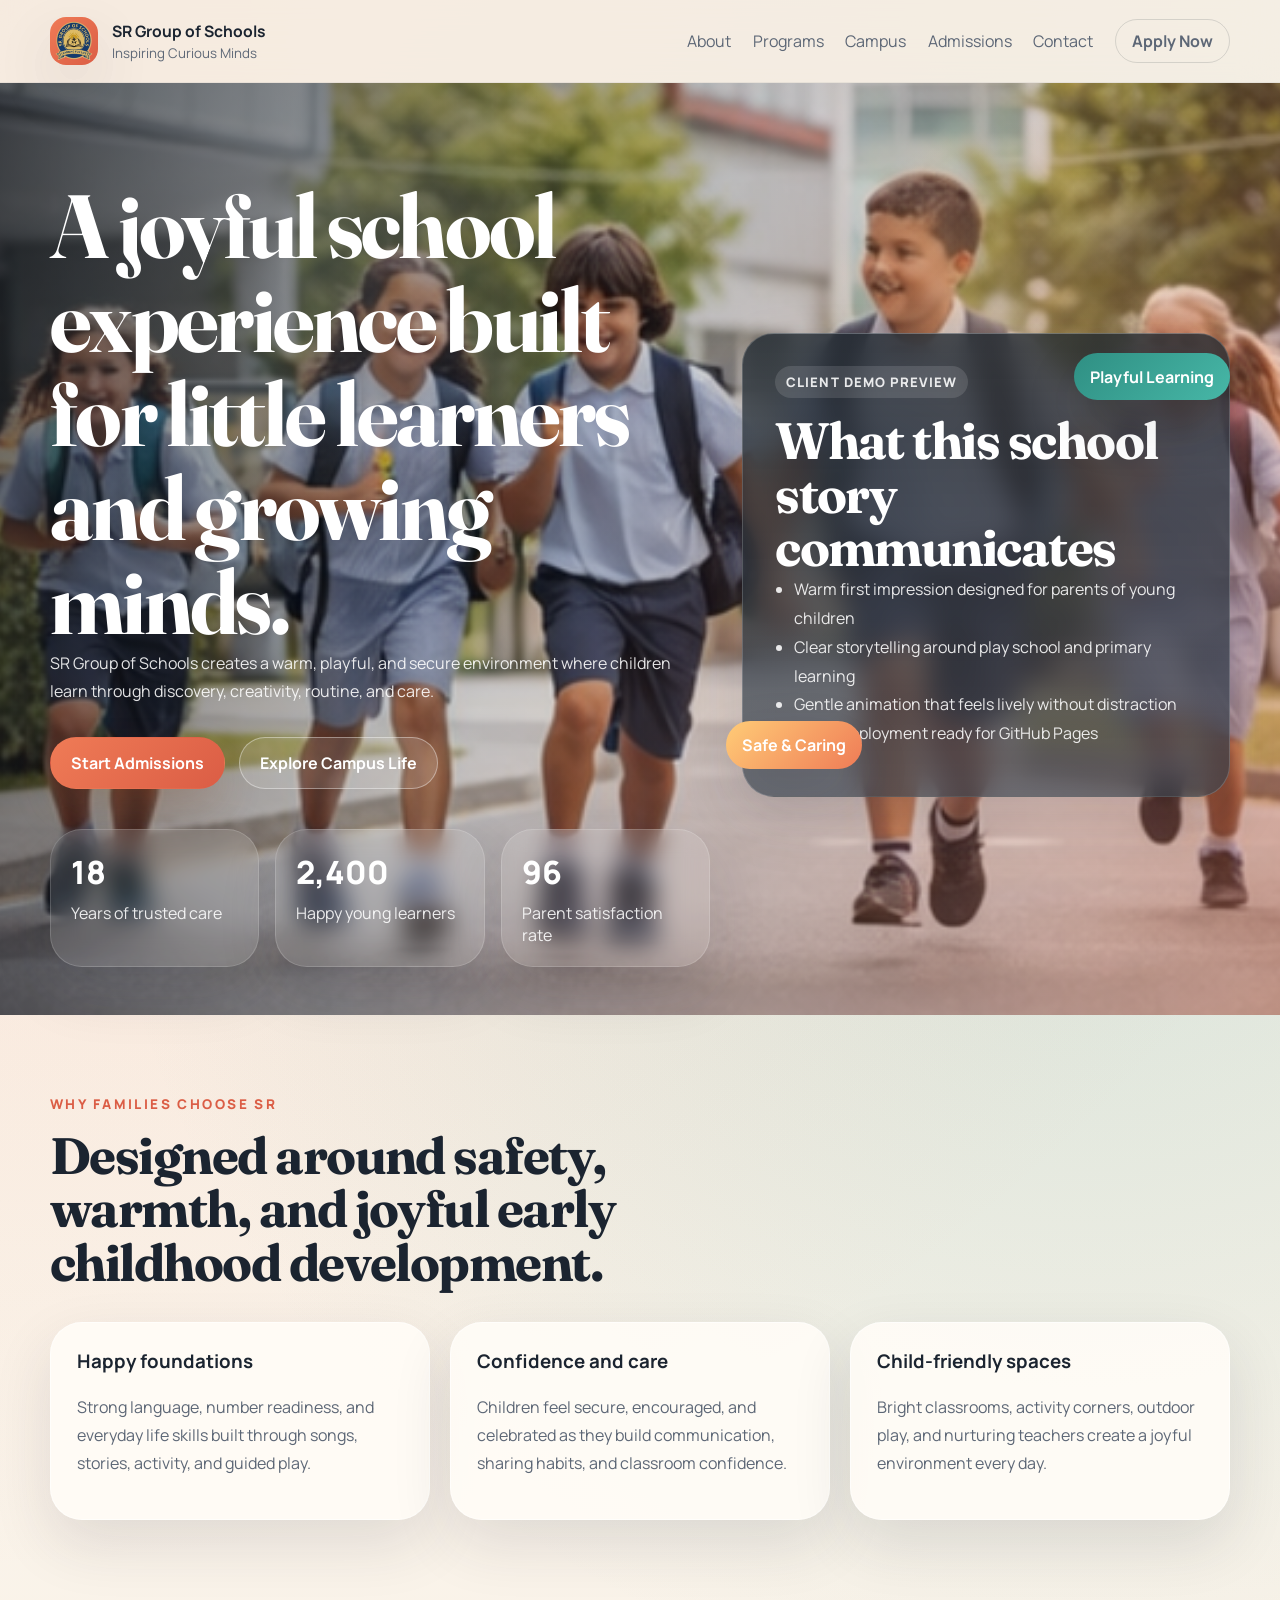
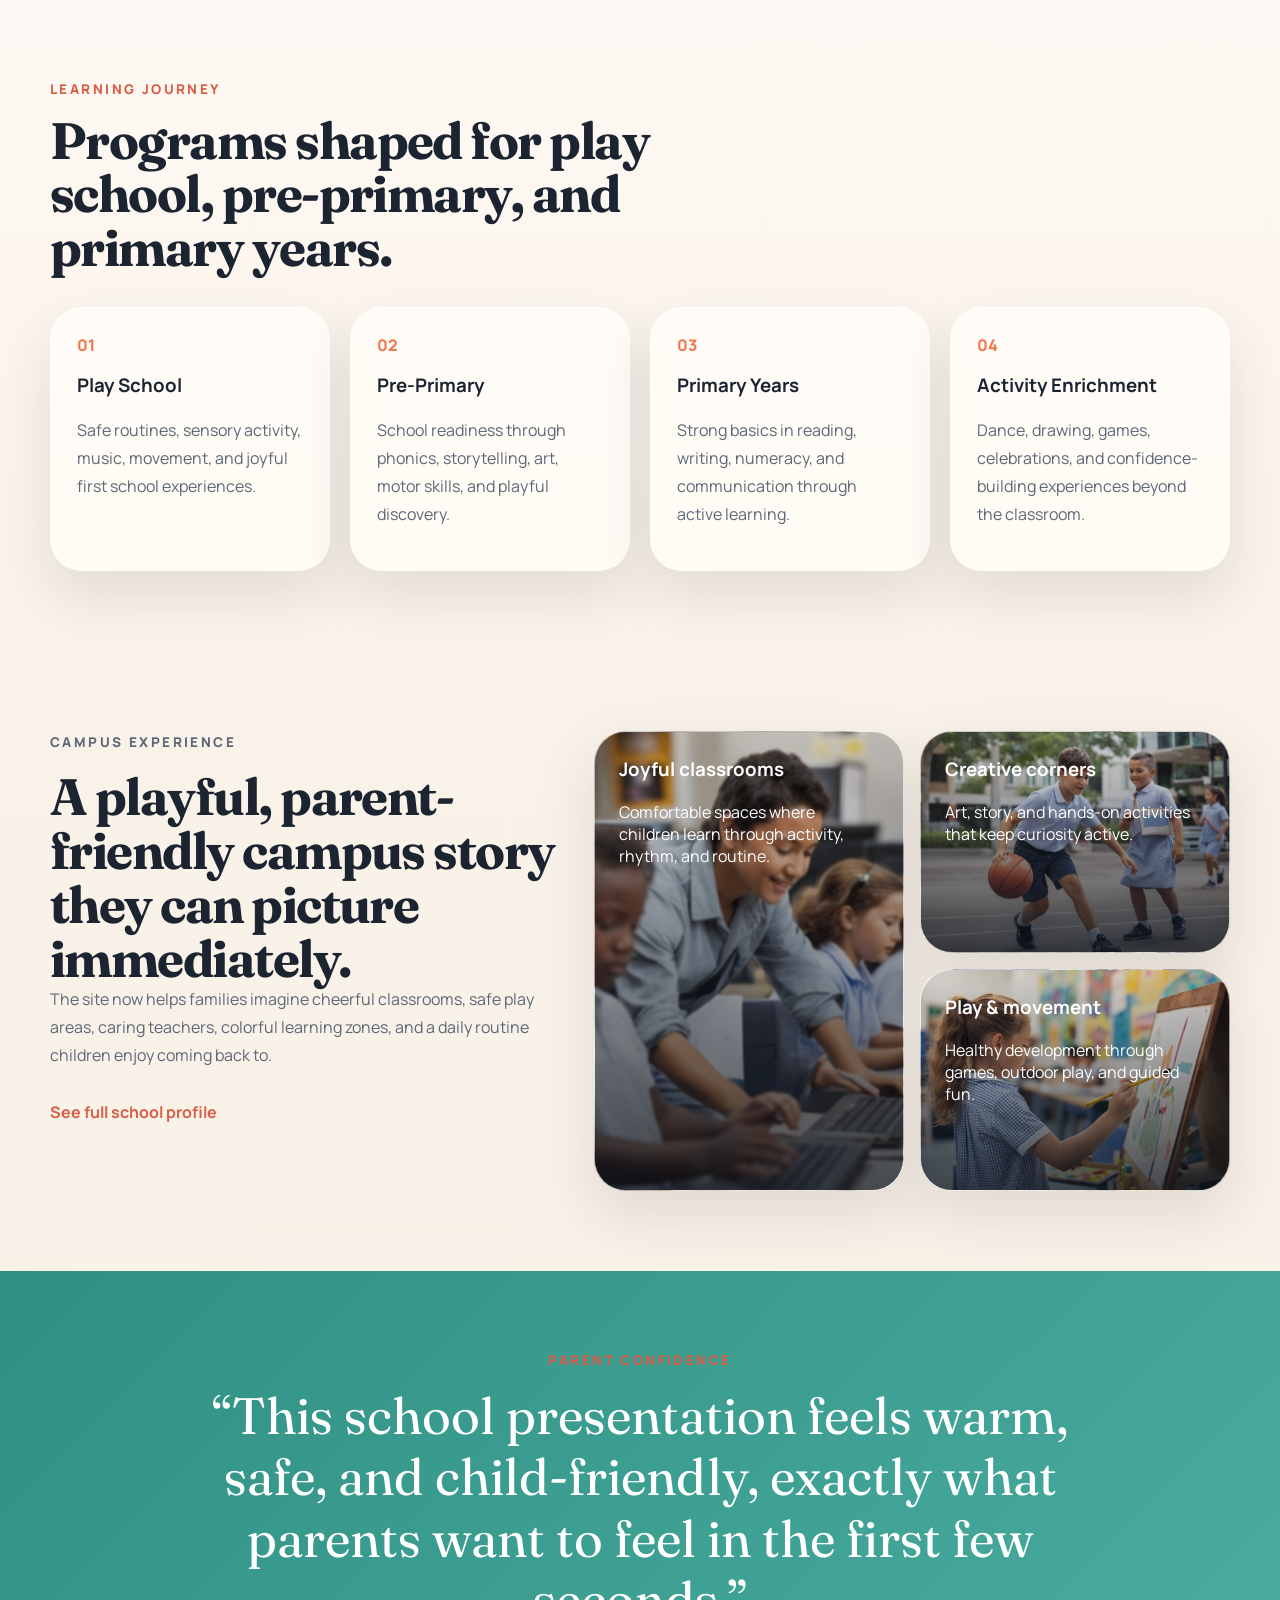
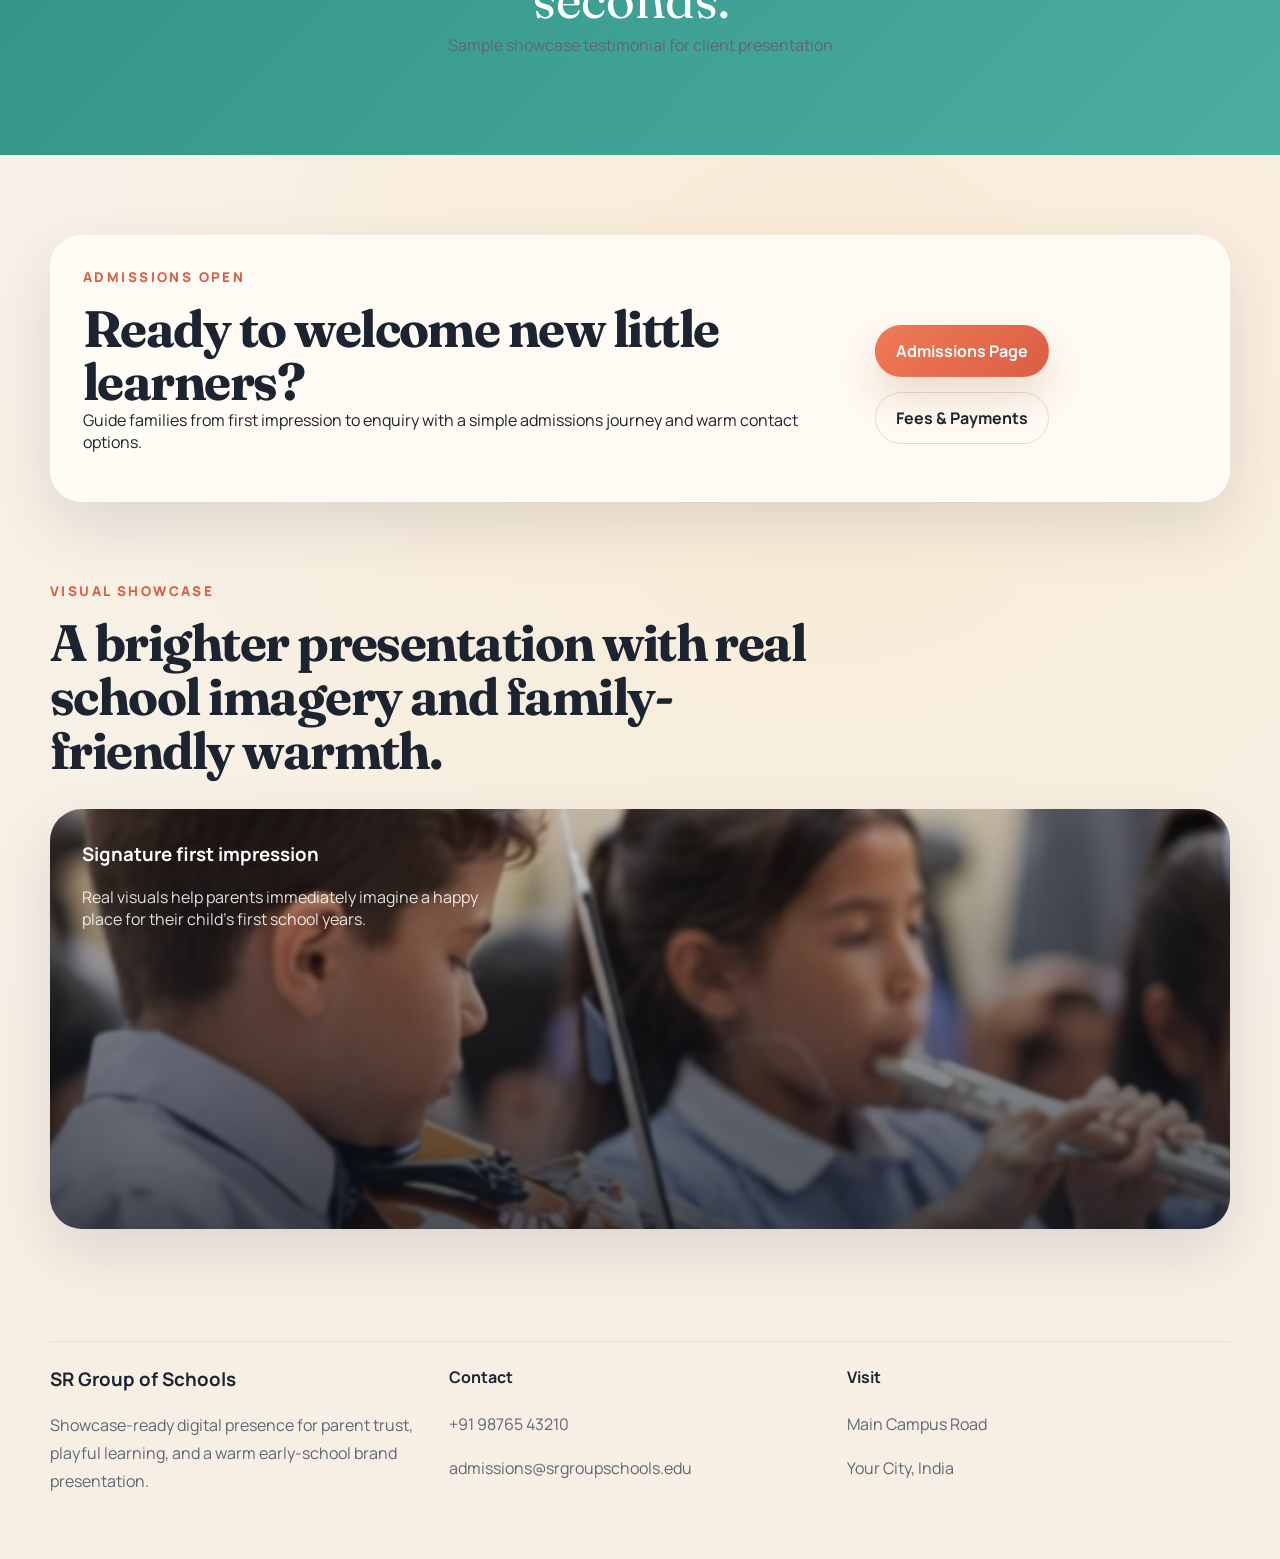
<file: index.html>
<!DOCTYPE html>
<html lang="en">
<head>
  <meta charset="UTF-8">
  <meta name="viewport" content="width=device-width, initial-scale=1.0">
  <title>SR Group of Schools | Joyful Early Learning</title>
  <meta name="description" content="SR Group of Schools offers joyful early learning, caring teachers, and a vibrant primary school environment for young children.">
  <link rel="preconnect" href="https://fonts.googleapis.com">
  <link rel="preconnect" href="https://fonts.gstatic.com" crossorigin>
  <link href="https://fonts.googleapis.com/css2?family=Manrope:wght@400;500;600;700;800&family=Fraunces:opsz,wght@9..144,600;9..144,700&display=swap" rel="stylesheet">
  <link rel="stylesheet" href="assets/css/style.css">
</head>
<body>
  <div class="page-shell">
    <header class="site-header">
      <div class="container nav-wrap">
        <a class="brand" href="index.html" aria-label="SR Group of Schools home">
          <span class="brand-mark">
            <img src="assets/images/logo.png" alt="SR Group of Schools logo">
          </span>
          <span class="brand-text">
            <strong>SR Group of Schools</strong>
            <small>Inspiring Curious Minds</small>
          </span>
        </a>
        <button class="menu-toggle" type="button" aria-expanded="false" aria-controls="site-nav">
          <span></span>
          <span></span>
          <span></span>
        </button>
        <nav id="site-nav" class="site-nav" aria-label="Primary navigation">
          <a href="#about">About</a>
          <a href="#programs">Programs</a>
          <a href="#campus">Campus</a>
          <a href="#admissions">Admissions</a>
          <a href="#contact">Contact</a>
          <a class="button button-small button-outline" href="admissions.html">Apply Now</a>
        </nav>
      </div>
    </header>

    <main>
      <section class="hero-section">
        <div class="hero-slideshow" data-slideshow>
          <div class="hero-slide is-active" style="background-image: url('assets/images/img1.png');"></div>
          <div class="hero-slide" style="background-image: url('assets/images/img2.png');"></div>
          <div class="hero-slide" style="background-image: url('assets/images/img3.png');"></div>
          <div class="hero-slide" style="background-image: url('assets/images/img4.png');"></div>
          <div class="hero-slide" style="background-image: url('assets/images/img5.png');"></div>
        </div>
        <div class="hero-backdrop"></div>
        <div class="container hero-grid">
          <div class="hero-copy">
            <p class="eyebrow reveal"></p>
            <h1 class="reveal">A joyful school experience built for little learners and growing minds.</h1>
            <p class="hero-text reveal">SR Group of Schools creates a warm, playful, and secure environment where children learn through discovery, creativity, routine, and care.</p>
            <div class="hero-actions reveal">
              <a class="button" href="admissions.html">Start Admissions</a>
              <a class="button button-ghost" href="#campus">Explore Campus Life</a>
            </div>
            <div class="hero-metrics reveal">
              <article>
                <strong data-counter="18">0</strong>
                <span>Years of trusted care</span>
              </article>
              <article>
                <strong data-counter="2400">0</strong>
                <span>Happy young learners</span>
              </article>
              <article>
                <strong data-counter="96">0</strong>
                <span>Parent satisfaction rate</span>
              </article>
            </div>
          </div>

          <div class="hero-card reveal">
            <div class="showcase-card glass-card">
              <p class="card-label">Client Demo Preview</p>
              <h2>What this school story communicates</h2>
              <ul class="feature-list">
                <li>Warm first impression designed for parents of young children</li>
                <li>Clear storytelling around play school and primary learning</li>
                <li>Gentle animation that feels lively without distraction</li>
                <li>Static deployment ready for GitHub Pages</li>
              </ul>
            </div>
            <div class="floating-badge badge-primary">Playful Learning</div>
            <div class="floating-badge badge-secondary">Safe & Caring</div>
          </div>
        </div>
      </section>

      <section id="about" class="section">
        <div class="container">
          <div class="section-heading reveal">
            <p class="eyebrow">Why families choose SR</p>
            <h2>Designed around safety, warmth, and joyful early childhood development.</h2>
          </div>
          <div class="about-grid">
            <article class="info-card reveal">
              <h3>Happy foundations</h3>
              <p>Strong language, number readiness, and everyday life skills built through songs, stories, activity, and guided play.</p>
            </article>
            <article class="info-card reveal">
              <h3>Confidence and care</h3>
              <p>Children feel secure, encouraged, and celebrated as they build communication, sharing habits, and classroom confidence.</p>
            </article>
            <article class="info-card reveal">
              <h3>Child-friendly spaces</h3>
              <p>Bright classrooms, activity corners, outdoor play, and nurturing teachers create a joyful environment every day.</p>
            </article>
          </div>
        </div>
      </section>

      <section id="programs" class="section section-soft">
        <div class="container programs-layout">
          <div class="section-heading reveal">
            <p class="eyebrow">Learning journey</p>
            <h2>Programs shaped for play school, pre-primary, and primary years.</h2>
          </div>
          <div class="program-cards">
            <article class="program-card reveal"><span>01</span><h3>Play School</h3><p>Safe routines, sensory activity, music, movement, and joyful first school experiences.</p></article>
            <article class="program-card reveal"><span>02</span><h3>Pre-Primary</h3><p>School readiness through phonics, storytelling, art, motor skills, and playful discovery.</p></article>
            <article class="program-card reveal"><span>03</span><h3>Primary Years</h3><p>Strong basics in reading, writing, numeracy, and communication through active learning.</p></article>
            <article class="program-card reveal"><span>04</span><h3>Activity Enrichment</h3><p>Dance, drawing, games, celebrations, and confidence-building experiences beyond the classroom.</p></article>
          </div>
        </div>
      </section>

      <section id="campus" class="section">
        <div class="container campus-grid">
          <div class="campus-copy reveal">
            <p class="eyebrow">Campus experience</p>
            <h2>A playful, parent-friendly campus story they can picture immediately.</h2>
            <p>The site now helps families imagine cheerful classrooms, safe play areas, caring teachers, colorful learning zones, and a daily routine children enjoy coming back to.</p>
            <a class="text-link" href="about.html">See full school profile</a>
          </div>
          <div class="campus-panels">
            <article class="campus-panel campus-panel-image tall reveal" style="background-image: url('assets/images/img6.png');"><h3>Joyful classrooms</h3><p>Comfortable spaces where children learn through activity, rhythm, and routine.</p></article>
            <article class="campus-panel campus-panel-image reveal" style="background-image: url('assets/images/img7.png');"><h3>Creative corners</h3><p>Art, story, and hands-on activities that keep curiosity active.</p></article>
            <article class="campus-panel campus-panel-image reveal" style="background-image: url('assets/images/img8.png');"><h3>Play & movement</h3><p>Healthy development through games, outdoor play, and guided fun.</p></article>
          </div>
        </div>
      </section>

      <section class="section section-accent">
        <div class="container testimonial-wrap reveal">
          <p class="eyebrow">Parent confidence</p>
          <blockquote>“This school presentation feels warm, safe, and child-friendly, exactly what parents want to feel in the first few seconds.”</blockquote>
          <p class="quote-note">Sample showcase testimonial for client presentation</p>
        </div>
      </section>

      <section id="admissions" class="section">
        <div class="container cta-band reveal">
          <div>
            <p class="eyebrow">Admissions open</p>
            <h2>Ready to welcome new little learners?</h2>
            <p>Guide families from first impression to enquiry with a simple admissions journey and warm contact options.</p>
          </div>
          <div class="cta-actions">
            <a class="button" href="admissions.html">Admissions Page</a>
            <a class="button button-outline" href="payments.html">Fees & Payments</a>
          </div>
        </div>
      </section>

      <section class="section gallery-section">
        <div class="container">
          <div class="section-heading reveal">
            <p class="eyebrow">Visual showcase</p>
            <h2>A brighter presentation with real school imagery and family-friendly warmth.</h2>
          </div>
          <div class="gallery-grid">
            <article class="gallery-card reveal" style="background-image: url('assets/images/img9.png');">
              <div class="gallery-card-copy">
                <h3>Signature first impression</h3>
                <p>Real visuals help parents immediately imagine a happy place for their child's first school years.</p>
              </div>
            </article>
          </div>
        </div>
      </section>
    </main>

    <footer id="contact" class="site-footer">
      <div class="container footer-grid">
        <div>
          <h3>SR Group of Schools</h3>
          <p>Showcase-ready digital presence for parent trust, playful learning, and a warm early-school brand presentation.</p>
        </div>
        <div>
          <h4>Contact</h4>
          <p>+91 98765 43210</p>
          <p>admissions@srgroupschools.edu</p>
        </div>
        <div>
          <h4>Visit</h4>
          <p>Main Campus Road</p>
          <p>Your City, India</p>
        </div>
      </div>
    </footer>
  </div>
  <script src="assets/js/script.js"></script>
</body>
</html>
</file>
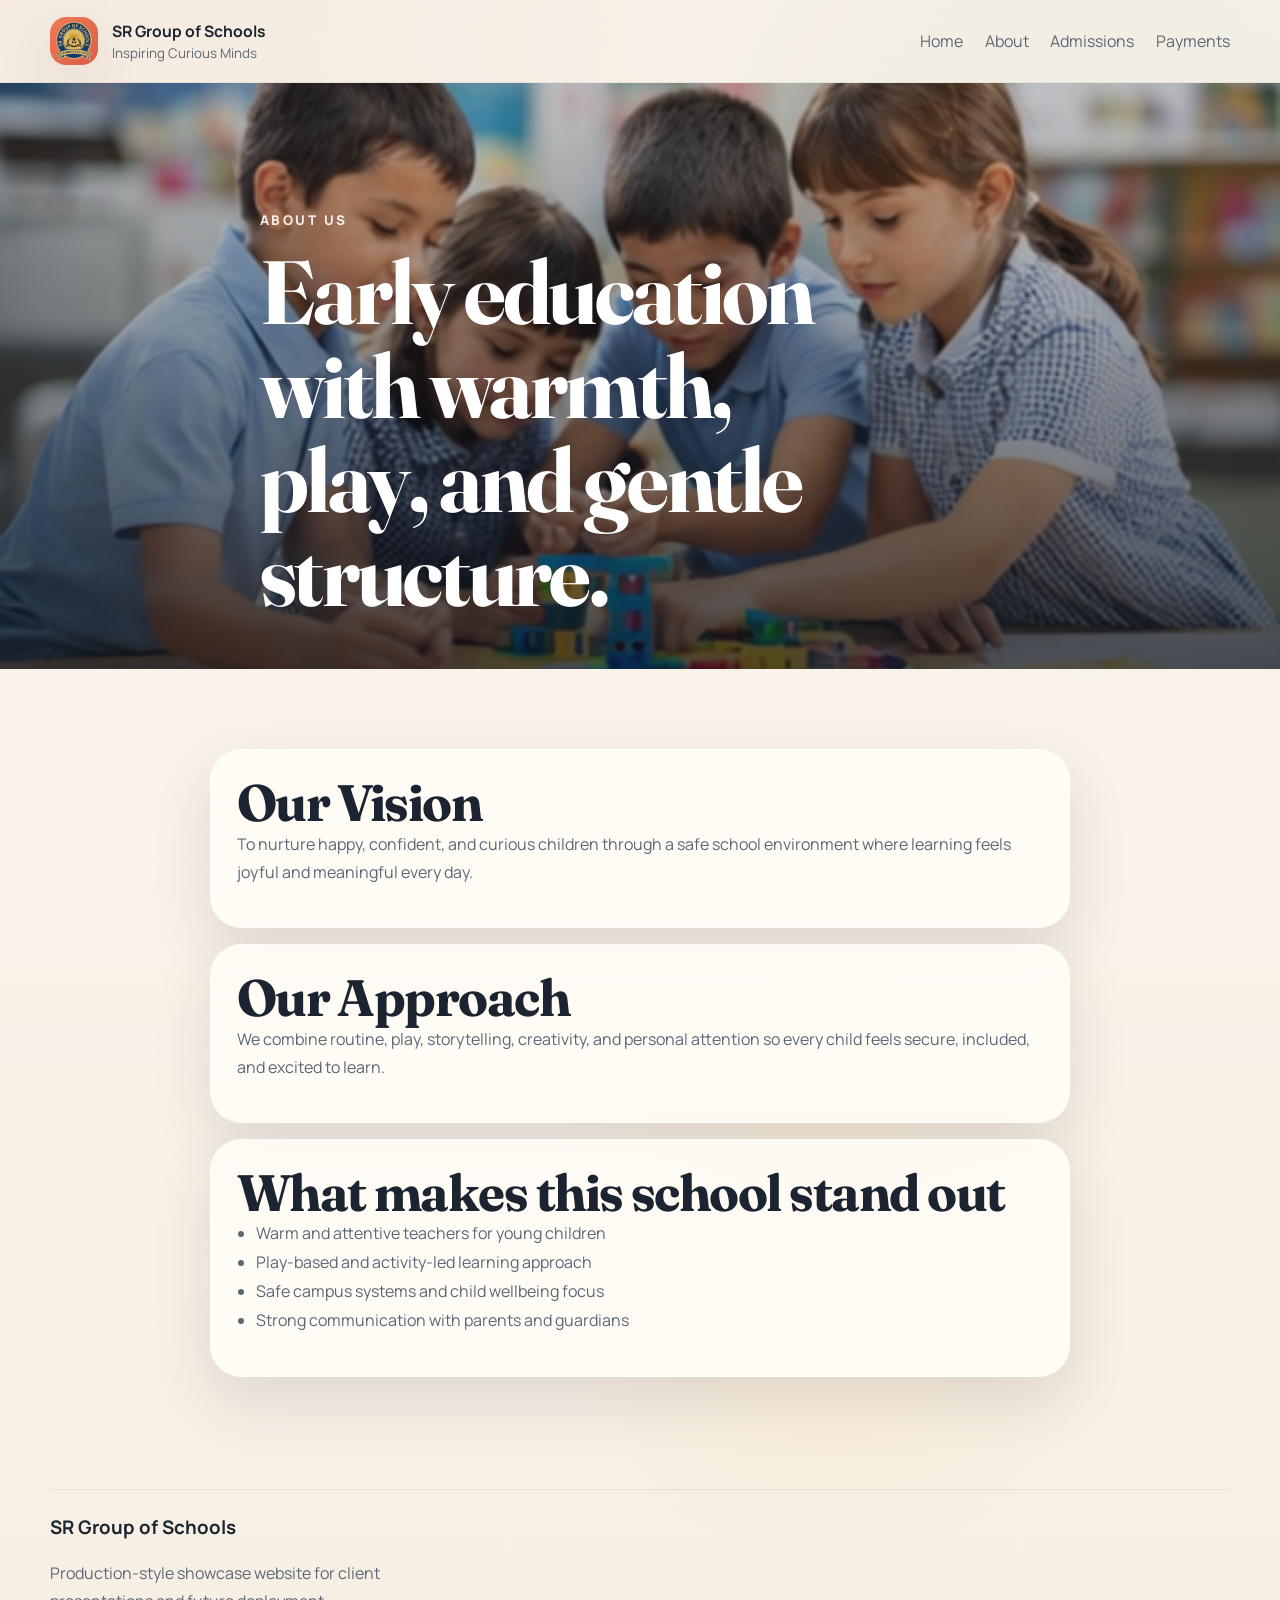
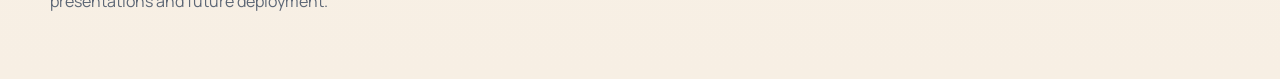
<file: about.html>
<!DOCTYPE html>
<html lang="en">
<head>
  <meta charset="UTF-8">
  <meta name="viewport" content="width=device-width, initial-scale=1.0">
  <title>About SR Group of Schools</title>
  <meta name="description" content="Discover the vision, values, play-based approach, and child-friendly learning experience behind SR Group of Schools.">
  <link rel="preconnect" href="https://fonts.googleapis.com">
  <link rel="preconnect" href="https://fonts.gstatic.com" crossorigin>
  <link href="https://fonts.googleapis.com/css2?family=Manrope:wght@400;500;600;700;800&family=Fraunces:opsz,wght@9..144,600;9..144,700&display=swap" rel="stylesheet">
  <link rel="stylesheet" href="assets/css/style.css">
</head>
<body>
  <div class="page-shell inner-page">
    <header class="site-header">
      <div class="container nav-wrap">
        <a class="brand" href="index.html">
          <span class="brand-mark">
            <img src="assets/images/logo.png" alt="SR Group of Schools logo">
          </span>
          <span class="brand-text"><strong>SR Group of Schools</strong><small>Inspiring Curious Minds</small></span>
        </a>
        <button class="menu-toggle" type="button" aria-expanded="false" aria-controls="site-nav">
          <span></span>
          <span></span>
          <span></span>
        </button>
        <nav id="site-nav" class="site-nav nav-static" aria-label="Primary navigation">
          <a href="index.html">Home</a>
          <a href="about.html">About</a>
          <a href="admissions.html">Admissions</a>
          <a href="payments.html">Payments</a>
        </nav>
      </div>
    </header>
    <main>
      <section class="page-hero page-hero-about">
        <div class="page-hero-slideshow" data-slideshow>
          <div class="page-slide is-active" style="background-image: url('assets/images/img2.png');"></div>
          <div class="page-slide" style="background-image: url('assets/images/img5.png');"></div>
          <div class="page-slide" style="background-image: url('assets/images/img8.png');"></div>
        </div>
        <div class="container page-hero-content reveal">
          <p class="eyebrow">About us</p>
          <h1>Early education with warmth, play, and gentle structure.</h1>
        </div>
      </section>
      <section class="section">
      <div class="container narrow-layout">
        <div class="content-stack">
          <section class="content-card reveal"><h2>Our Vision</h2><p>To nurture happy, confident, and curious children through a safe school environment where learning feels joyful and meaningful every day.</p></section>
          <section class="content-card reveal"><h2>Our Approach</h2><p>We combine routine, play, storytelling, creativity, and personal attention so every child feels secure, included, and excited to learn.</p></section>
          <section class="content-card reveal"><h2>What makes this school stand out</h2><ul class="content-list"><li>Warm and attentive teachers for young children</li><li>Play-based and activity-led learning approach</li><li>Safe campus systems and child wellbeing focus</li><li>Strong communication with parents and guardians</li></ul></section>
        </div>
      </div>
      </section>
    </main>
    <footer class="site-footer"><div class="container footer-grid"><div><h3>SR Group of Schools</h3><p>Production-style showcase website for client presentations and future deployment.</p></div></div></footer>
  </div>
  <script src="assets/js/script.js"></script>
</body>
</html>
</file>
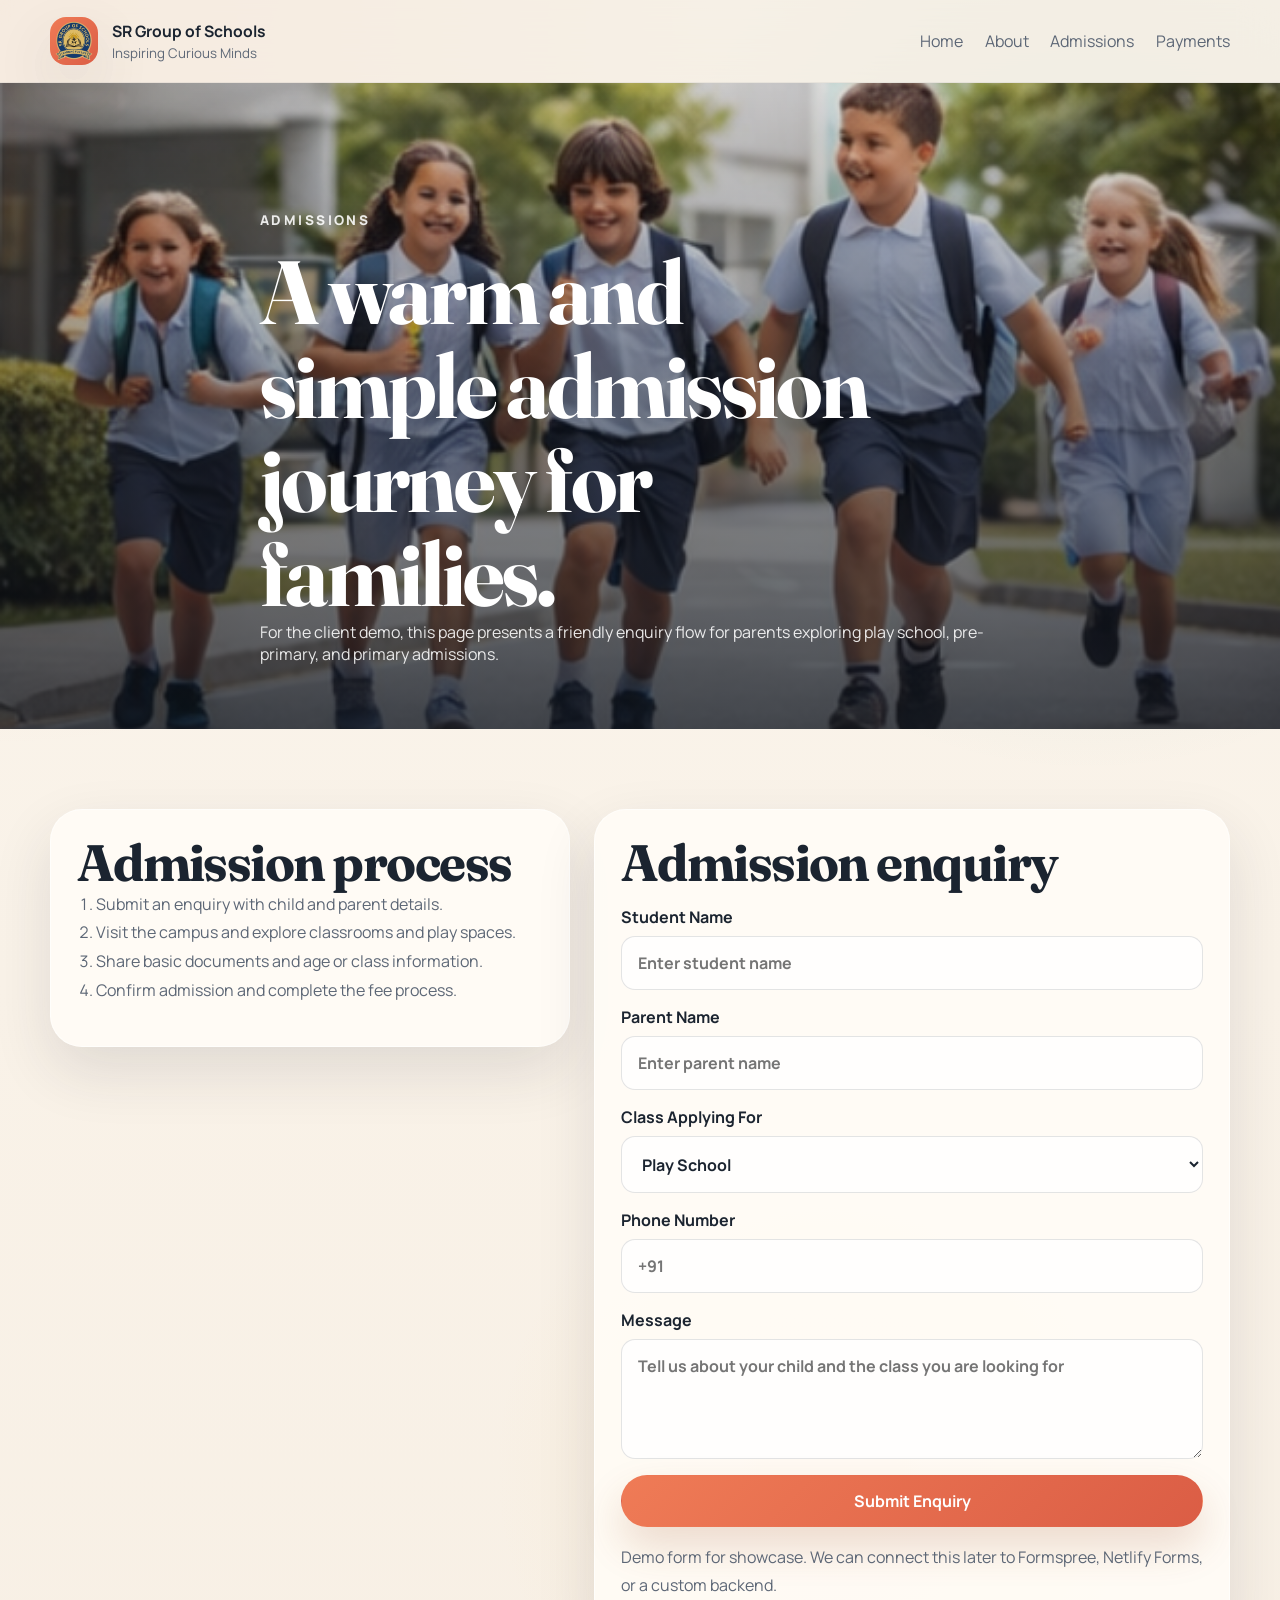
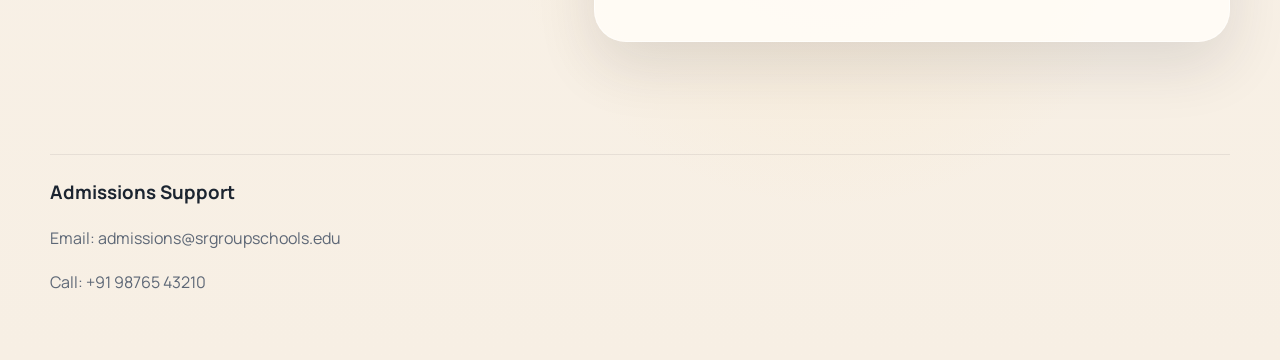
<file: admissions.html>
<!DOCTYPE html>
<html lang="en">
<head>
  <meta charset="UTF-8">
  <meta name="viewport" content="width=device-width, initial-scale=1.0">
  <title>Admissions | SR Group of Schools</title>
  <meta name="description" content="Admissions at SR Group of Schools made simple for play school, pre-primary, and primary classes.">
  <link rel="preconnect" href="https://fonts.googleapis.com">
  <link rel="preconnect" href="https://fonts.gstatic.com" crossorigin>
  <link href="https://fonts.googleapis.com/css2?family=Manrope:wght@400;500;600;700;800&family=Fraunces:opsz,wght@9..144,600;9..144,700&display=swap" rel="stylesheet">
  <link rel="stylesheet" href="assets/css/style.css">
</head>
<body>
  <div class="page-shell inner-page">
    <header class="site-header">
      <div class="container nav-wrap">
        <a class="brand" href="index.html">
          <span class="brand-mark">
            <img src="assets/images/logo.png" alt="SR Group of Schools logo">
          </span>
          <span class="brand-text"><strong>SR Group of Schools</strong><small>Inspiring Curious Minds</small></span>
        </a>
        <button class="menu-toggle" type="button" aria-expanded="false" aria-controls="site-nav">
          <span></span>
          <span></span>
          <span></span>
        </button>
        <nav id="site-nav" class="site-nav nav-static" aria-label="Primary navigation">
          <a href="index.html">Home</a>
          <a href="about.html">About</a>
          <a href="admissions.html">Admissions</a>
          <a href="payments.html">Payments</a>
        </nav>
      </div>
    </header>
    <main>
      <section class="page-hero page-hero-admissions">
        <div class="page-hero-slideshow" data-slideshow>
          <div class="page-slide is-active" style="background-image: url('assets/images/img1.png');"></div>
          <div class="page-slide" style="background-image: url('assets/images/img4.png');"></div>
          <div class="page-slide" style="background-image: url('assets/images/img7.png');"></div>
        </div>
        <div class="container page-hero-content reveal">
          <p class="eyebrow">Admissions</p>
          <h1>A warm and simple admission journey for families.</h1>
          <p>For the client demo, this page presents a friendly enquiry flow for parents exploring play school, pre-primary, and primary admissions.</p>
        </div>
      </section>
      <section class="section">
      <div class="container form-layout">
        <div class="form-grid">
          <section class="content-card reveal">
            <h2>Admission process</h2>
            <ol class="step-list">
              <li>Submit an enquiry with child and parent details.</li>
              <li>Visit the campus and explore classrooms and play spaces.</li>
              <li>Share basic documents and age or class information.</li>
              <li>Confirm admission and complete the fee process.</li>
            </ol>
          </section>
          <form class="content-card reveal demo-form">
            <h2>Admission enquiry</h2>
            <label>Student Name<input type="text" name="student_name" placeholder="Enter student name"></label>
            <label>Parent Name<input type="text" name="parent_name" placeholder="Enter parent name"></label>
            <label>Class Applying For<select name="grade"><option>Play School</option><option>Nursery</option><option>LKG</option><option>UKG</option><option>Grade 1</option><option>Grade 2</option><option>Grade 3</option><option>Grade 4</option><option>Grade 5</option></select></label>
            <label>Phone Number<input type="tel" name="phone" placeholder="+91"></label>
            <label>Message<textarea name="message" rows="4" placeholder="Tell us about your child and the class you are looking for"></textarea></label>
            <button class="button" type="submit">Submit Enquiry</button>
            <p class="form-note">Demo form for showcase. We can connect this later to Formspree, Netlify Forms, or a custom backend.</p>
          </form>
        </div>
      </div>
      </section>
    </main>
    <footer class="site-footer"><div class="container footer-grid"><div><h3>Admissions Support</h3><p>Email: admissions@srgroupschools.edu</p><p>Call: +91 98765 43210</p></div></div></footer>
  </div>
  <script src="assets/js/script.js"></script>
</body>
</html>
</file>
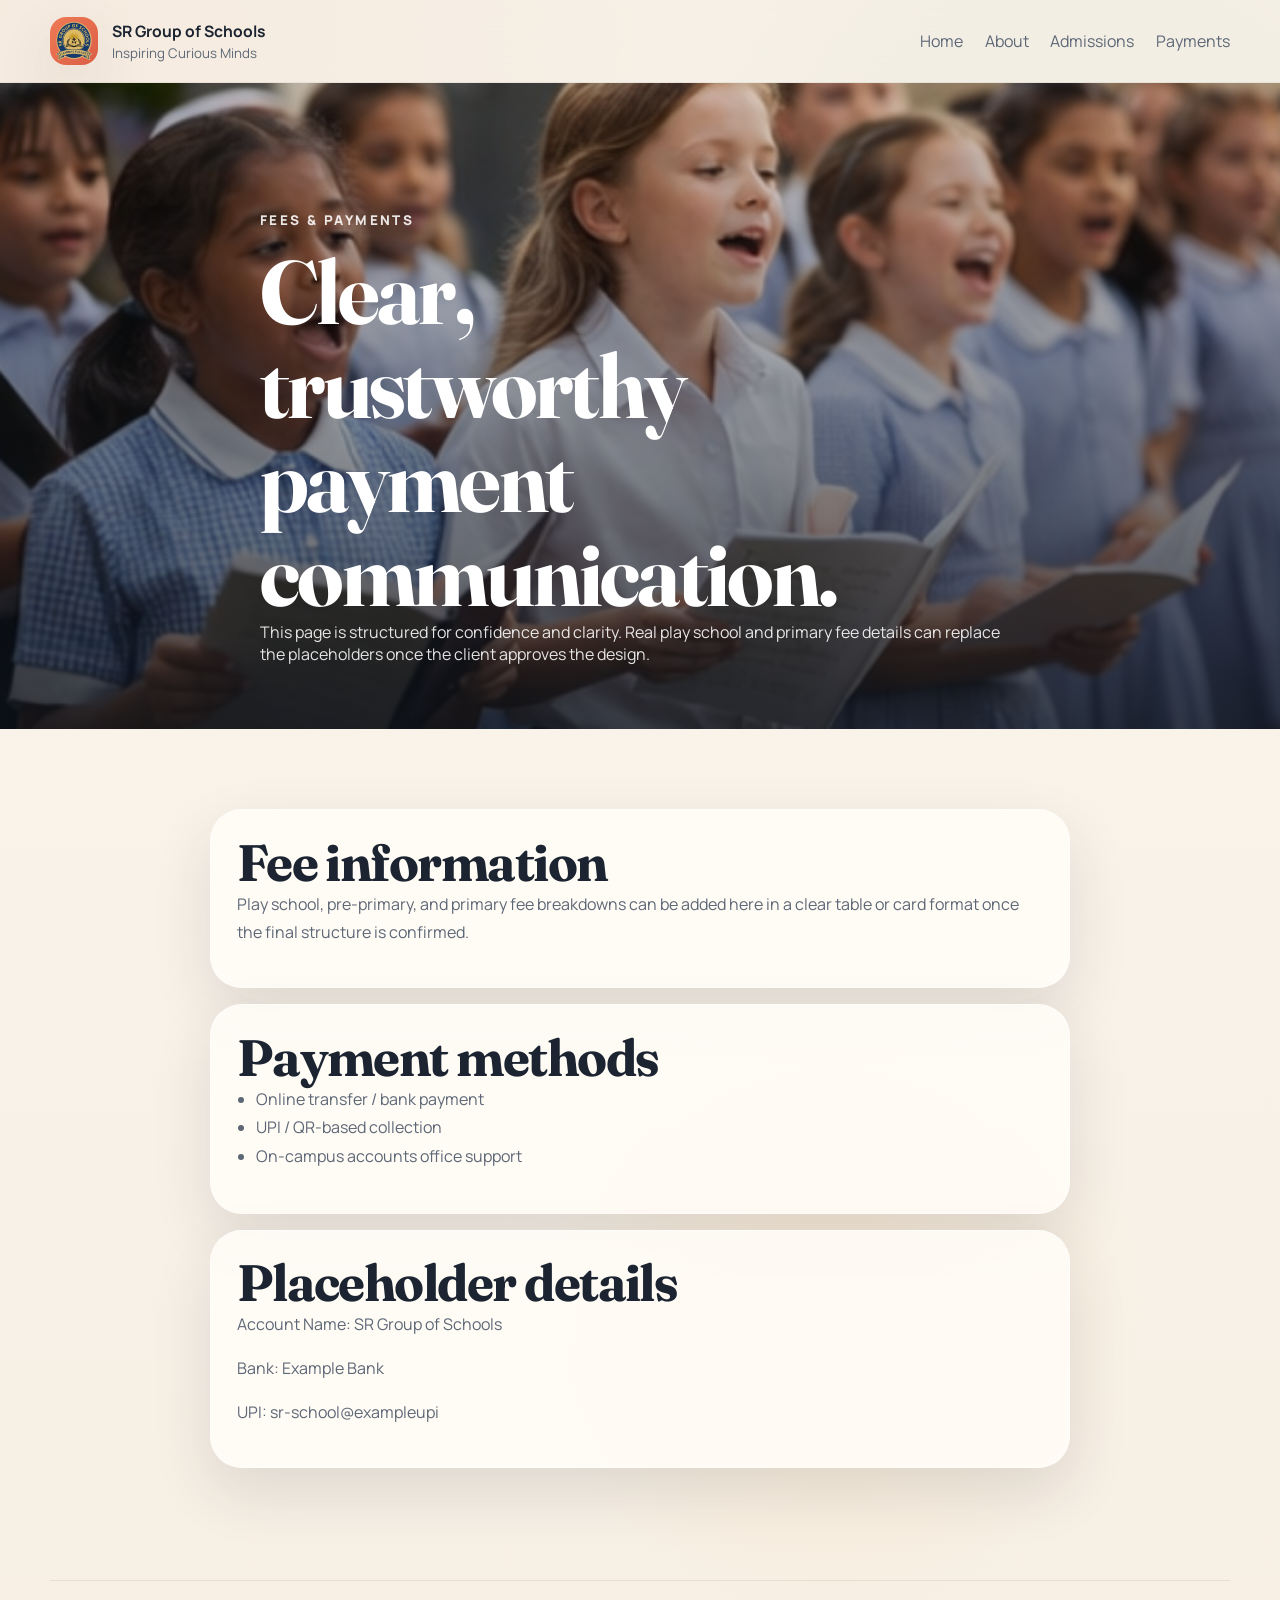
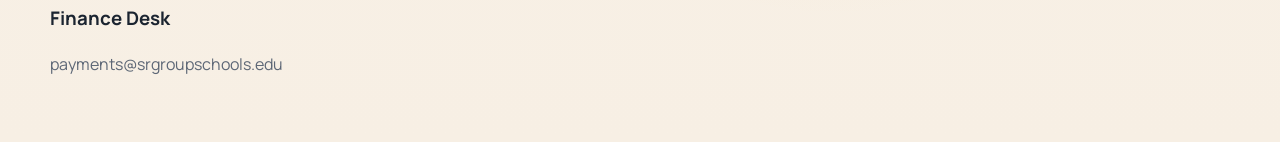
<file: payments.html>
<!DOCTYPE html>
<html lang="en">
<head>
  <meta charset="UTF-8">
  <meta name="viewport" content="width=device-width, initial-scale=1.0">
  <title>Fees & Payments | SR Group of Schools</title>
  <meta name="description" content="Informational fee and payment page for the SR Group of Schools play school and primary website showcase.">
  <link rel="preconnect" href="https://fonts.googleapis.com">
  <link rel="preconnect" href="https://fonts.gstatic.com" crossorigin>
  <link href="https://fonts.googleapis.com/css2?family=Manrope:wght@400;500;600;700;800&family=Fraunces:opsz,wght@9..144,600;9..144,700&display=swap" rel="stylesheet">
  <link rel="stylesheet" href="assets/css/style.css">
</head>
<body>
  <div class="page-shell inner-page">
    <header class="site-header">
      <div class="container nav-wrap">
        <a class="brand" href="index.html">
          <span class="brand-mark">
            <img src="assets/images/logo.png" alt="SR Group of Schools logo">
          </span>
          <span class="brand-text"><strong>SR Group of Schools</strong><small>Inspiring Curious Minds</small></span>
        </a>
        <button class="menu-toggle" type="button" aria-expanded="false" aria-controls="site-nav">
          <span></span>
          <span></span>
          <span></span>
        </button>
        <nav id="site-nav" class="site-nav nav-static" aria-label="Primary navigation">
          <a href="index.html">Home</a>
          <a href="about.html">About</a>
          <a href="admissions.html">Admissions</a>
          <a href="payments.html">Payments</a>
        </nav>
      </div>
    </header>
    <main>
      <section class="page-hero page-hero-payments">
        <div class="page-hero-slideshow" data-slideshow>
          <div class="page-slide is-active" style="background-image: url('assets/images/img3.png');"></div>
          <div class="page-slide" style="background-image: url('assets/images/img6.png');"></div>
          <div class="page-slide" style="background-image: url('assets/images/img9.png');"></div>
        </div>
        <div class="container page-hero-content reveal">
          <p class="eyebrow">Fees & Payments</p>
          <h1>Clear, trustworthy payment communication.</h1>
          <p>This page is structured for confidence and clarity. Real play school and primary fee details can replace the placeholders once the client approves the design.</p>
        </div>
      </section>
      <section class="section">
      <div class="container narrow-layout">
        <div class="content-stack">
          <section class="content-card reveal"><h2>Fee information</h2><p>Play school, pre-primary, and primary fee breakdowns can be added here in a clear table or card format once the final structure is confirmed.</p></section>
          <section class="content-card reveal"><h2>Payment methods</h2><ul class="content-list"><li>Online transfer / bank payment</li><li>UPI / QR-based collection</li><li>On-campus accounts office support</li></ul></section>
          <section class="content-card reveal"><h2>Placeholder details</h2><p>Account Name: SR Group of Schools</p><p>Bank: Example Bank</p><p>UPI: sr-school@exampleupi</p></section>
        </div>
      </div>
      </section>
    </main>
    <footer class="site-footer"><div class="container footer-grid"><div><h3>Finance Desk</h3><p>payments@srgroupschools.edu</p></div></div></footer>
  </div>
  <script src="assets/js/script.js"></script>
</body>
</html>
</file>
<file: assets/css/style.css>
:root {
  --bg: #f8f3ec;
  --bg-soft: #fffaf6;
  --surface: rgba(255, 252, 247, 0.9);
  --surface-solid: #fffaf6;
  --text: #1b2430;
  --muted: #5d6776;
  --line: rgba(25, 38, 55, 0.12);
  --brand: #ef7b56;
  --brand-deep: #db5d45;
  --accent: #2f8f83;
  --shadow: 0 24px 60px rgba(39, 43, 58, 0.12);
  --radius-lg: 32px;
  --radius-md: 20px;
  --radius-sm: 14px;
  --container: 1180px;
}

*,
*::before,
*::after {
  box-sizing: border-box;
}

html {
  scroll-behavior: smooth;
}

body {
  margin: 0;
  font-family: "Manrope", sans-serif;
  background:
    radial-gradient(circle at top left, rgba(239, 123, 86, 0.2), transparent 32%),
    radial-gradient(circle at 85% 15%, rgba(47, 143, 131, 0.18), transparent 24%),
    radial-gradient(circle at 65% 75%, rgba(255, 203, 119, 0.16), transparent 20%),
    linear-gradient(180deg, #fbf5ec 0%, #f7efe4 100%);
  color: var(--text);
}

a {
  color: inherit;
  text-decoration: none;
}

button,
input,
select,
textarea {
  font: inherit;
}

.container {
  width: min(calc(100% - 2rem), var(--container));
  margin: 0 auto;
}

.page-shell {
  position: relative;
  overflow: hidden;
}

.site-header {
  position: sticky;
  top: 0;
  z-index: 80;
  backdrop-filter: blur(18px);
  background: rgba(245, 239, 228, 0.78);
  border-bottom: 1px solid rgba(27, 36, 48, 0.06);
  overflow: visible;
}

.nav-wrap {
  position: relative;
  display: flex;
  align-items: center;
  justify-content: space-between;
  gap: 1rem;
  min-height: 82px;
}

.brand {
  display: inline-flex;
  align-items: center;
  gap: 0.9rem;
  min-width: 0;
  flex: 1 1 auto;
}

.brand-mark {
  display: inline-grid;
  place-items: center;
  width: 48px;
  height: 48px;
  border-radius: 16px;
  color: #fff;
  background: linear-gradient(135deg, var(--brand), var(--brand-deep));
  font-weight: 800;
  letter-spacing: 0.04em;
  box-shadow: var(--shadow);
  overflow: hidden;
}

.brand-mark img {
  width: 100%;
  height: 100%;
  object-fit: contain;
  padding: 0.2rem;
}

.brand-text {
  display: grid;
  gap: 0.15rem;
  min-width: 0;
}

.brand-text strong {
  font-size: 0.98rem;
}

.brand-text strong,
.brand-text small {
  white-space: nowrap;
}

.brand-text small {
  color: var(--muted);
}

.site-nav {
  display: flex;
  align-items: center;
  gap: 1.35rem;
}

.site-nav a {
  color: var(--muted);
  transition: color 180ms ease, transform 180ms ease;
}

.site-nav a:hover,
.site-nav a:focus-visible {
  color: var(--text);
  transform: translateY(-1px);
}

.menu-toggle {
  display: none;
  flex: 0 0 auto;
  flex-direction: column;
  width: 48px;
  height: 48px;
  border: 0;
  border-radius: 14px;
  background: var(--surface-solid);
  box-shadow: var(--shadow);
  align-items: center;
  justify-content: center;
  padding: 0;
  position: relative;
  z-index: 45;
  border: 1px solid rgba(27, 36, 48, 0.08);
  appearance: none;
}

.menu-toggle span {
  display: block;
  width: 22px;
  height: 2.5px;
  margin: 3px 0;
  border-radius: 999px;
  background: var(--brand-deep);
  transition: transform 180ms ease, opacity 180ms ease;
}

.menu-toggle[aria-expanded="true"] span:nth-child(1) {
  transform: translateY(6px) rotate(45deg);
}

.menu-toggle[aria-expanded="true"] span:nth-child(2) {
  opacity: 0;
}

.menu-toggle[aria-expanded="true"] span:nth-child(3) {
  transform: translateY(-6px) rotate(-45deg);
}

.button {
  display: inline-flex;
  align-items: center;
  justify-content: center;
  gap: 0.5rem;
  min-height: 52px;
  padding: 0 1.25rem;
  border: 1px solid transparent;
  border-radius: 999px;
  background: linear-gradient(135deg, var(--brand), var(--brand-deep));
  color: #fff;
  font-weight: 700;
  box-shadow: 0 20px 40px rgba(147, 72, 28, 0.18);
  transition: transform 200ms ease, box-shadow 200ms ease;
}

.button:hover,
.button:focus-visible {
  transform: translateY(-2px);
  box-shadow: 0 26px 48px rgba(147, 72, 28, 0.24);
}

.button-small {
  min-height: 44px;
  padding: 0 1rem;
}

.button-outline {
  background: transparent;
  color: var(--text);
  border-color: rgba(27, 36, 48, 0.14);
  box-shadow: none;
}

.button-ghost {
  background: rgba(255, 255, 255, 0.36);
  color: var(--text);
  border-color: rgba(27, 36, 48, 0.08);
  box-shadow: none;
}

.hero-section {
  position: relative;
  padding: 5rem 0 3rem;
  min-height: 92vh;
  display: grid;
  align-items: center;
  isolation: isolate;
}

.hero-slideshow,
.page-hero-slideshow {
  position: absolute;
  inset: 0;
  overflow: hidden;
  z-index: -3;
}

.hero-slide,
.page-slide {
  position: absolute;
  inset: 0;
  background-position: center;
  background-size: cover;
  opacity: 0;
  transform: scale(1.08);
  transition: opacity 1200ms ease, transform 7000ms ease;
}

.hero-slide.is-active,
.page-slide.is-active {
  opacity: 1;
  transform: scale(1);
}

.hero-backdrop {
  position: absolute;
  inset: 0;
  background:
    linear-gradient(115deg, rgba(15, 22, 30, 0.68), rgba(15, 22, 30, 0.18) 45%, rgba(239, 123, 86, 0.34)),
    radial-gradient(circle at 20% 15%, rgba(255, 255, 255, 0.28), transparent 25%),
    radial-gradient(circle at 80% 25%, rgba(255, 203, 119, 0.28), transparent 16%);
  pointer-events: none;
  z-index: -2;
}

.hero-grid {
  position: relative;
  display: grid;
  grid-template-columns: 1.15fr 0.85fr;
  gap: 2rem;
  align-items: center;
}

.eyebrow {
  margin: 0 0 1rem;
  font-size: 0.84rem;
  font-weight: 800;
  letter-spacing: 0.18em;
  text-transform: uppercase;
  color: var(--brand-deep);
}

h1,
h2 {
  font-family: "Fraunces", serif;
  font-weight: 700;
  line-height: 1.05;
  letter-spacing: -0.03em;
}

h1 {
  margin: 0;
  font-size: clamp(3rem, 7vw, 6rem);
  max-width: 11ch;
}

h2 {
  margin: 0;
  font-size: clamp(2rem, 4vw, 3.5rem);
}

h3,
h4,
p,
ul,
ol {
  margin-top: 0;
}

.hero-text,
.section-heading p:not(.eyebrow),
.campus-copy p,
.content-card p,
.site-footer p,
.program-card p,
.info-card p,
.quote-note,
.form-note {
  color: var(--muted);
  line-height: 1.75;
}

.hero-copy,
.hero-card {
  color: #fff;
}

.hero-copy .eyebrow,
.hero-copy .hero-text,
.hero-copy .hero-metrics span,
.hero-card .card-label,
.hero-card .feature-list {
  color: rgba(255, 255, 255, 0.88);
}

.hero-copy .button-ghost,
.hero-copy .button-outline {
  color: #fff;
  border-color: rgba(255, 255, 255, 0.38);
  background: rgba(255, 255, 255, 0.12);
}

.hero-actions,
.cta-actions {
  display: flex;
  flex-wrap: wrap;
  gap: 0.9rem;
  margin-top: 2rem;
}

.hero-metrics {
  display: grid;
  grid-template-columns: repeat(3, minmax(0, 1fr));
  gap: 1rem;
  margin-top: 2.5rem;
}

.hero-metrics article,
.info-card,
.program-card,
.campus-panel,
.content-card,
.cta-band,
.showcase-card {
  background: var(--surface);
  border: 1px solid rgba(255, 255, 255, 0.55);
  border-radius: var(--radius-lg);
  box-shadow: var(--shadow);
}

.hero-metrics article {
  padding: 1.25rem;
  background: rgba(255, 255, 255, 0.12);
  border-color: rgba(255, 255, 255, 0.16);
  backdrop-filter: blur(12px);
}

.hero-metrics strong {
  display: block;
  font-size: 2rem;
  font-weight: 800;
  margin-bottom: 0.45rem;
}

.hero-card {
  position: relative;
  min-height: 520px;
  display: grid;
  align-items: center;
}

.glass-card {
  padding: 2rem;
  min-height: 360px;
  background:
    linear-gradient(180deg, rgba(17, 27, 36, 0.72), rgba(30, 44, 59, 0.58)),
    rgba(255, 255, 255, 0.14);
  border: 1px solid rgba(255, 255, 255, 0.18);
  backdrop-filter: blur(14px);
}

.card-label {
  display: inline-flex;
  margin-bottom: 1rem;
  padding: 0.45rem 0.7rem;
  border-radius: 999px;
  background: rgba(255, 255, 255, 0.12);
  color: rgba(255, 255, 255, 0.88);
  font-size: 0.82rem;
  font-weight: 800;
  letter-spacing: 0.08em;
  text-transform: uppercase;
}

.feature-list,
.content-list,
.step-list {
  padding-left: 1.2rem;
  color: var(--muted);
  line-height: 1.8;
}

.floating-badge {
  position: absolute;
  padding: 0.8rem 1rem;
  border-radius: 999px;
  color: #fff;
  font-weight: 700;
  box-shadow: var(--shadow);
  animation: bob 4.2s ease-in-out infinite;
}

.badge-primary {
  top: 3rem;
  right: 0;
  background: linear-gradient(135deg, #2f8f83, #47b7a7);
}

.badge-secondary {
  bottom: 3.5rem;
  left: -1rem;
  background: linear-gradient(135deg, #ffcc77, #ef7b56);
  animation-delay: 0.6s;
}

.section {
  padding: 5rem 0;
}

.section-soft {
  background: linear-gradient(180deg, rgba(255, 250, 246, 0.82), rgba(250, 243, 233, 0.96));
}

.section-accent {
  background: linear-gradient(135deg, #2f8f83, #4baea1);
  color: #fff;
}

.section-heading {
  max-width: 760px;
  margin-bottom: 2rem;
}

.about-grid,
.program-cards {
  display: grid;
  gap: 1.25rem;
}

.about-grid {
  grid-template-columns: repeat(3, minmax(0, 1fr));
}

.info-card,
.program-card,
.content-card {
  padding: 1.6rem;
}

.program-cards {
  grid-template-columns: repeat(4, minmax(0, 1fr));
}

.program-card span {
  display: inline-flex;
  margin-bottom: 1rem;
  color: var(--brand);
  font-weight: 800;
}

.campus-grid,
.form-grid {
  display: grid;
  grid-template-columns: 0.9fr 1.1fr;
  gap: 1.5rem;
  align-items: start;
}

.campus-panels {
  display: grid;
  grid-template-columns: repeat(2, minmax(0, 1fr));
  gap: 1rem;
}

.campus-panel {
  min-height: 220px;
  padding: 1.5rem;
  background:
    linear-gradient(180deg, rgba(255, 255, 255, 0.2), transparent),
    linear-gradient(135deg, rgba(239, 123, 86, 0.14), rgba(47, 143, 131, 0.14)),
    var(--surface);
}

.campus-panel-image {
  position: relative;
  overflow: hidden;
  background-position: center;
  background-size: cover;
  color: #fff;
}

.campus-panel-image::before,
.gallery-card::before,
.page-hero::before {
  content: "";
  position: absolute;
  inset: 0;
  background: linear-gradient(180deg, rgba(12, 18, 26, 0.1), rgba(12, 18, 26, 0.72));
}

.campus-panel-image > *,
.gallery-card > *,
.page-hero-content {
  position: relative;
  z-index: 1;
}

.campus-panel-image p,
.campus-panel-image h3 {
  color: #fff;
}

.campus-panel.tall {
  grid-row: span 2;
  min-height: 460px;
}

.testimonial-wrap {
  text-align: center;
  max-width: 900px;
}

blockquote {
  margin: 0;
  font-family: "Fraunces", serif;
  font-size: clamp(1.8rem, 4vw, 3.25rem);
  line-height: 1.2;
}

.cta-band {
  display: flex;
  align-items: center;
  justify-content: space-between;
  gap: 1.5rem;
  padding: 2rem;
}

.site-footer {
  padding: 2rem 0 3rem;
}

.footer-grid {
  display: grid;
  grid-template-columns: repeat(3, minmax(0, 1fr));
  gap: 1rem;
  padding-top: 1.5rem;
  border-top: 1px solid rgba(27, 36, 48, 0.08);
}

.inner-page .section {
  min-height: calc(100vh - 180px);
}

.narrow-layout {
  max-width: 860px;
}

.content-stack {
  display: grid;
  gap: 1rem;
}

.page-hero {
  position: relative;
  min-height: 52vh;
  display: grid;
  align-items: end;
  padding: 8rem 0 3rem;
  isolation: isolate;
}

.page-hero-content {
  max-width: 760px;
  color: #fff;
}

.page-hero-content .eyebrow,
.page-hero-content p {
  color: rgba(255, 255, 255, 0.88);
}

.gallery-section {
  padding-top: 0;
}

.gallery-grid {
  display: grid;
  grid-template-columns: 1fr;
}

.gallery-card {
  position: relative;
  min-height: 420px;
  padding: 2rem;
  border-radius: var(--radius-lg);
  overflow: hidden;
  background-position: center;
  background-size: cover;
  box-shadow: var(--shadow);
}

.gallery-card-copy {
  max-width: 420px;
  color: #fff;
}

.gallery-card-copy p {
  color: rgba(255, 255, 255, 0.86);
}

.text-link {
  display: inline-flex;
  margin-top: 1rem;
  color: var(--brand-deep);
  font-weight: 700;
}

.demo-form {
  display: grid;
  gap: 1rem;
}

.demo-form label {
  display: grid;
  gap: 0.5rem;
  color: var(--text);
  font-weight: 700;
}

.demo-form input,
.demo-form select,
.demo-form textarea {
  width: 100%;
  padding: 0.95rem 1rem;
  border: 1px solid var(--line);
  border-radius: 14px;
  background: rgba(255, 255, 255, 0.78);
  color: var(--text);
}

.reveal {
  opacity: 0;
  transform: translateY(28px);
  transition: opacity 700ms ease, transform 700ms ease;
}

.reveal.is-visible {
  opacity: 1;
  transform: translateY(0);
}

.nav-static {
  display: flex;
}

@keyframes bob {
  0%,
  100% {
    transform: translateY(0);
  }

  50% {
    transform: translateY(-10px);
  }
}

@media (max-width: 1024px) {
  .hero-grid,
  .campus-grid,
  .form-grid,
  .about-grid,
  .program-cards,
  .footer-grid {
    grid-template-columns: 1fr;
  }

  .hero-card {
    min-height: auto;
  }

  .hero-section {
    min-height: auto;
  }

  .campus-panel.tall {
    min-height: 260px;
    grid-row: auto;
  }

  .hero-metrics {
    grid-template-columns: 1fr;
  }

  .cta-band {
    flex-direction: column;
    align-items: flex-start;
  }
}

@media (max-width: 820px) {
  .nav-wrap {
    min-height: 78px;
    overflow: visible;
  }

  .menu-toggle {
    display: inline-flex;
  }

  .site-nav {
    position: absolute;
    top: calc(100% + 0.5rem);
    right: 0;
    width: min(84vw, 290px);
    max-height: min(70vh, 420px);
    display: none;
    flex-direction: column;
    align-items: stretch;
    gap: 0.35rem;
    padding: 1rem;
    background: rgba(255, 250, 243, 0.99);
    box-shadow: 0 22px 48px rgba(21, 28, 36, 0.18);
    border: 1px solid rgba(27, 36, 48, 0.08);
    border-radius: 22px;
    z-index: 120;
    overflow-y: auto;
  }

  .site-nav.is-open {
    display: flex;
  }

  .nav-static {
    position: absolute;
    flex-direction: column;
  }

  .site-nav a {
    width: 100%;
    padding: 0.85rem 0.2rem;
    font-size: 1rem;
    border-bottom: 1px solid rgba(27, 36, 48, 0.08);
  }

  .site-nav .button,
  .site-nav .button-small,
  .site-nav .button-outline {
    width: 100%;
    margin-top: 0.65rem;
  }

  .hero-section {
    padding-top: 3.5rem;
  }

  .page-hero {
    min-height: 44vh;
    padding-top: 6rem;
  }

  h1 {
    font-size: clamp(2.7rem, 15vw, 4.4rem);
  }
}

@media (max-width: 640px) {
  .container {
    width: min(calc(100% - 1.25rem), var(--container));
  }

  .site-header {
    position: relative;
    z-index: 80;
    overflow: visible;
  }

  .nav-wrap {
    gap: 0.65rem;
    min-height: 74px;
  }

  .brand {
    gap: 0.65rem;
  }

  .brand-text strong {
    font-size: 0.9rem;
  }

  .brand-text small {
    display: none;
  }

  .site-nav {
    right: 0;
    width: min(90vw, 286px);
  }

  .hero-actions,
  .cta-actions {
    flex-direction: column;
  }

  .button,
  .button-small,
  .button-outline,
  .button-ghost {
    width: 100%;
  }

  .gallery-card {
    min-height: 320px;
  }
}

@media (prefers-reduced-motion: reduce) {
  html {
    scroll-behavior: auto;
  }

  *,
  *::before,
  *::after {
    animation: none !important;
    transition: none !important;
  }

  .reveal {
    opacity: 1;
    transform: none;
  }
}
</file>
